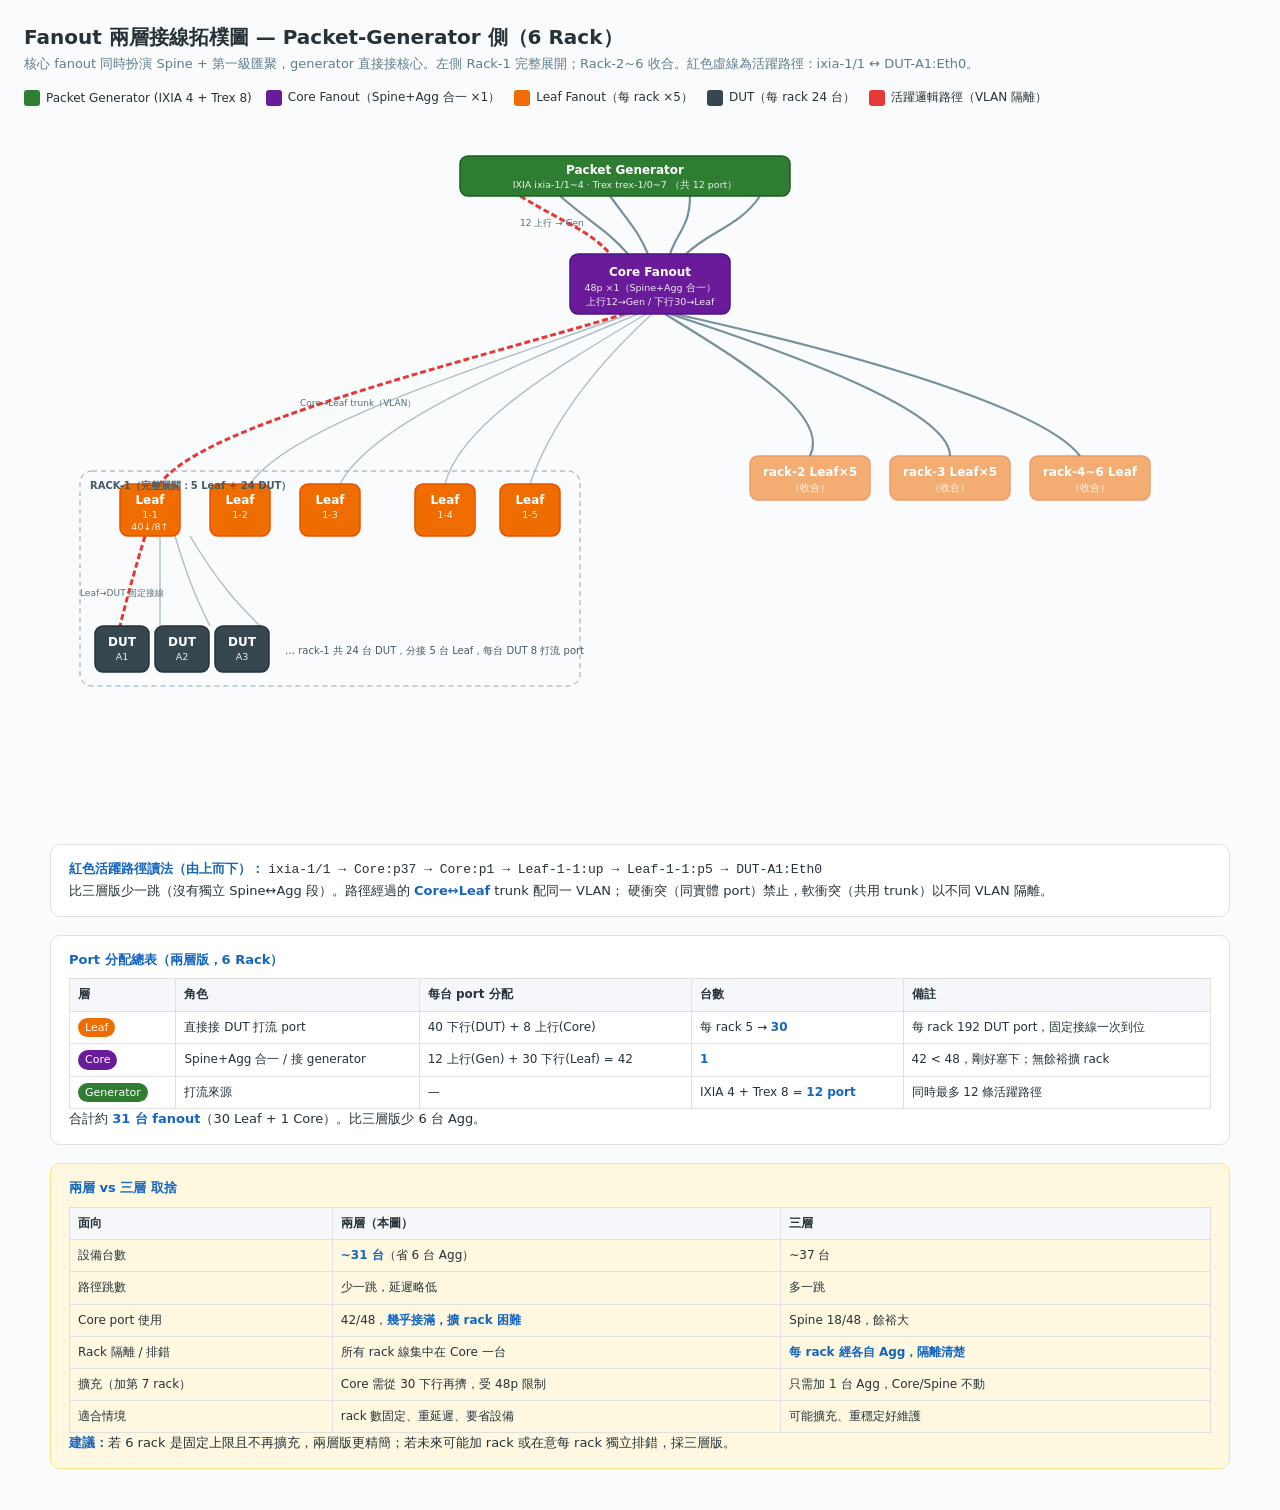
<file: docs/topology-2tier.html>
<!DOCTYPE html>
<html lang="zh-Hant">
<head>
<meta charset="UTF-8">
<title>Fanout 兩層接線拓樸圖（6 Rack / Packet-Generator 側）</title>
<style>
  :root{
    --gen:#2e7d32; --core:#6a1b9a; --agg:#1565c0; --leaf:#ef6c00;
    --dut:#37474f; --line:#b0bec5; --active:#e53935; --bg:#fafbfc;
  }
  *{box-sizing:border-box;}
  body{font-family:"Segoe UI",system-ui,"Microsoft JhengHei",sans-serif;
       margin:0;padding:24px;background:var(--bg);color:#263238;}
  h1{font-size:20px;margin:0 0 4px;}
  .sub{color:#607d8b;font-size:13px;margin-bottom:16px;}
  .legend{display:flex;flex-wrap:wrap;gap:14px;margin:12px 0 20px;font-size:12px;}
  .legend .item{display:flex;align-items:center;gap:6px;}
  .swatch{width:16px;height:16px;border-radius:3px;display:inline-block;}
  .canvas{position:relative;width:1180px;max-width:100%;margin:auto;}
  svg{width:100%;height:auto;display:block;}
  .node rect{rx:8;ry:8;stroke-width:1.5;}
  .label{font-size:12px;font-weight:600;fill:#fff;}
  .plabel{font-size:9.5px;fill:#fff;opacity:.9;}
  .cap{font-size:10px;fill:#455a64;}
  .edge{stroke:var(--line);stroke-width:1.4;fill:none;}
  .edge.trunk{stroke:#78909c;stroke-width:2.2;}
  .edge.active{stroke:var(--active);stroke-width:3;stroke-dasharray:6 3;
               animation:dash 1s linear infinite;}
  @keyframes dash{to{stroke-dashoffset:-18;}}
  .edgelabel{font-size:9px;fill:#546e7a;}
  .note{background:#fff;border:1px solid #e0e0e0;border-radius:10px;
        padding:14px 18px;margin:18px auto;width:1180px;max-width:100%;font-size:13px;line-height:1.6;}
  .note b{color:#1565c0;}
  table{border-collapse:collapse;width:100%;font-size:12px;margin-top:8px;}
  th,td{border:1px solid #e0e0e0;padding:6px 8px;text-align:left;}
  th{background:#f5f7fa;}
  .pill{display:inline-block;padding:1px 7px;border-radius:10px;color:#fff;font-size:11px;}
  .cmp{background:#fff8e1;border-color:#ffe082;}
</style>
</head>
<body>

<h1>Fanout 兩層接線拓樸圖 — Packet-Generator 側（6 Rack）</h1>
<div class="sub">核心 fanout 同時扮演 Spine + 第一級匯聚，generator 直接接核心。左側 Rack-1 完整展開；Rack-2~6 收合。紅色虛線為活躍路徑：ixia-1/1 ↔ DUT-A1:Eth0。</div>

<div class="legend">
  <div class="item"><span class="swatch" style="background:var(--gen)"></span>Packet Generator (IXIA 4 + Trex 8)</div>
  <div class="item"><span class="swatch" style="background:var(--core)"></span>Core Fanout（Spine+Agg 合一 ×1）</div>
  <div class="item"><span class="swatch" style="background:var(--leaf)"></span>Leaf Fanout（每 rack ×5）</div>
  <div class="item"><span class="swatch" style="background:var(--dut)"></span>DUT（每 rack 24 台）</div>
  <div class="item"><span class="swatch" style="background:var(--active)"></span>活躍邏輯路徑（VLAN 隔離）</div>
</div>

<div class="canvas">
<svg viewBox="0 0 1180 700" xmlns="http://www.w3.org/2000/svg">

  <!-- ========== EDGES ========== -->
  <!-- Generator -> Core (12 上行) -->
  <path class="edge trunk active" d="M 470,70 C 520,100 540,105 560,128"/>
  <path class="edge trunk" d="M 510,70 C 545,100 558,105 578,128"/>
  <path class="edge trunk" d="M 560,70 C 582,100 588,105 598,128"/>
  <path class="edge trunk" d="M 640,70 C 640,100 628,105 620,128"/>
  <path class="edge trunk" d="M 710,70 C 690,100 660,105 636,128"/>

  <!-- Core -> Leaf groups (6 racks). Rack-1 group expanded -->
  <!-- Core -> rack-1 leaves -->
  <path class="edge trunk active" d="M 575,188 C 400,240 150,300 110,358"/>
  <path class="edge" d="M 580,188 C 420,245 240,300 200,358"/>
  <path class="edge" d="M 588,188 C 450,245 320,300 290,358"/>
  <path class="edge" d="M 596,188 C 500,245 410,300 395,358"/>
  <path class="edge" d="M 602,188 C 540,245 500,300 480,358"/>
  <!-- Core -> other racks (collapsed) -->
  <path class="edge trunk" d="M 615,188 C 700,240 780,290 760,330"/>
  <path class="edge trunk" d="M 620,188 C 780,240 900,290 900,330"/>
  <path class="edge trunk" d="M 625,188 C 860,240 1000,290 1030,330"/>

  <!-- Leaf-1-1 -> DUT (fan) -->
  <path class="edge active" d="M 95,410 C 80,460 75,480 70,500"/>
  <path class="edge" d="M 110,410 C 110,460 110,480 110,500"/>
  <path class="edge" d="M 125,410 C 140,460 150,480 160,500"/>
  <path class="edge" d="M 140,410 C 170,460 190,480 210,500"/>

  <!-- ========== NODES ========== -->

  <!-- Generator -->
  <g class="node">
    <rect x="410" y="30" width="330" height="40" fill="var(--gen)" stroke="#1b5e20"/>
    <text class="label" x="575" y="48" text-anchor="middle">Packet Generator</text>
    <text class="plabel" x="575" y="62" text-anchor="middle">IXIA ixia-1/1~4  ·  Trex trex-1/0~7   （共 12 port）</text>
  </g>

  <!-- Core -->
  <g class="node">
    <rect x="520" y="128" width="160" height="60" fill="var(--core)" stroke="#4a148c"/>
    <text class="label" x="600" y="150" text-anchor="middle">Core Fanout</text>
    <text class="plabel" x="600" y="165" text-anchor="middle">48p ×1（Spine+Agg 合一）</text>
    <text class="plabel" x="600" y="179" text-anchor="middle">上行12→Gen / 下行30→Leaf</text>
  </g>

  <!-- Leaf row (rack-1) -->
  <g class="node">
    <rect x="70" y="358" width="60" height="52" fill="var(--leaf)" stroke="#e65100"/>
    <text class="label" x="100" y="378" text-anchor="middle">Leaf</text>
    <text class="plabel" x="100" y="392" text-anchor="middle">1-1</text>
    <text class="plabel" x="100" y="404" text-anchor="middle">40↓/8↑</text>
  </g>
  <g class="node">
    <rect x="160" y="358" width="60" height="52" fill="var(--leaf)" stroke="#e65100"/>
    <text class="label" x="190" y="378" text-anchor="middle">Leaf</text>
    <text class="plabel" x="190" y="392" text-anchor="middle">1-2</text>
  </g>
  <g class="node">
    <rect x="250" y="358" width="60" height="52" fill="var(--leaf)" stroke="#e65100"/>
    <text class="label" x="280" y="378" text-anchor="middle">Leaf</text>
    <text class="plabel" x="280" y="392" text-anchor="middle">1-3</text>
  </g>
  <g class="node">
    <rect x="365" y="358" width="60" height="52" fill="var(--leaf)" stroke="#e65100"/>
    <text class="label" x="395" y="378" text-anchor="middle">Leaf</text>
    <text class="plabel" x="395" y="392" text-anchor="middle">1-4</text>
  </g>
  <g class="node">
    <rect x="450" y="358" width="60" height="52" fill="var(--leaf)" stroke="#e65100"/>
    <text class="label" x="480" y="378" text-anchor="middle">Leaf</text>
    <text class="plabel" x="480" y="392" text-anchor="middle">1-5</text>
  </g>

  <!-- collapsed leaf groups for other racks -->
  <g class="node">
    <rect x="700" y="330" width="120" height="44" fill="var(--leaf)" stroke="#e65100" opacity=".55"/>
    <text class="label" x="760" y="350" text-anchor="middle">rack-2 Leaf×5</text>
    <text class="plabel" x="760" y="365" text-anchor="middle">（收合）</text>
  </g>
  <g class="node">
    <rect x="840" y="330" width="120" height="44" fill="var(--leaf)" stroke="#e65100" opacity=".55"/>
    <text class="label" x="900" y="350" text-anchor="middle">rack-3 Leaf×5</text>
    <text class="plabel" x="900" y="365" text-anchor="middle">（收合）</text>
  </g>
  <g class="node">
    <rect x="980" y="330" width="120" height="44" fill="var(--leaf)" stroke="#e65100" opacity=".55"/>
    <text class="label" x="1040" y="350" text-anchor="middle">rack-4~6 Leaf</text>
    <text class="plabel" x="1040" y="365" text-anchor="middle">（收合）</text>
  </g>

  <!-- DUT row -->
  <g class="node">
    <rect x="45" y="500" width="54" height="46" fill="var(--dut)" stroke="#263238"/>
    <text class="label" x="72" y="520" text-anchor="middle">DUT</text>
    <text class="plabel" x="72" y="534" text-anchor="middle">A1</text>
  </g>
  <g class="node">
    <rect x="105" y="500" width="54" height="46" fill="var(--dut)" stroke="#263238"/>
    <text class="label" x="132" y="520" text-anchor="middle">DUT</text>
    <text class="plabel" x="132" y="534" text-anchor="middle">A2</text>
  </g>
  <g class="node">
    <rect x="165" y="500" width="54" height="46" fill="var(--dut)" stroke="#263238"/>
    <text class="label" x="192" y="520" text-anchor="middle">DUT</text>
    <text class="plabel" x="192" y="534" text-anchor="middle">A3</text>
  </g>
  <text class="cap" x="235" y="528">… rack-1 共 24 台 DUT，分接 5 台 Leaf，每台 DUT 8 打流 port</text>

  <!-- rack grouping box -->
  <rect x="30" y="345" width="500" height="215" fill="none" stroke="#90a4ae" stroke-dasharray="5 4" rx="12"/>
  <text class="cap" x="40" y="363" font-weight="700" fill="#455a64">RACK-1（完整展開：5 Leaf + 24 DUT）</text>

  <!-- edge labels -->
  <text class="edgelabel" x="470" y="100">12 上行 → Gen</text>
  <text class="edgelabel" x="250" y="280">Core→Leaf trunk（VLAN）</text>
  <text class="edgelabel" x="30" y="470">Leaf→DUT 固定接線</text>

</svg>
</div>

<div class="note">
  <b>紅色活躍路徑讀法（由上而下）：</b>
  <code>ixia-1/1 → Core:p37 → Core:p1 → Leaf-1-1:up → Leaf-1-1:p5 → DUT-A1:Eth0</code><br>
  比三層版少一跳（沒有獨立 Spine↔Agg 段）。路徑經過的 <b>Core↔Leaf</b> trunk 配同一 VLAN；
  硬衝突（同實體 port）禁止，軟衝突（共用 trunk）以不同 VLAN 隔離。
</div>

<div class="note">
  <b>Port 分配總表（兩層版，6 Rack）</b>
  <table>
    <tr><th>層</th><th>角色</th><th>每台 port 分配</th><th>台數</th><th>備註</th></tr>
    <tr>
      <td><span class="pill" style="background:var(--leaf)">Leaf</span></td>
      <td>直接接 DUT 打流 port</td><td>40 下行(DUT) + 8 上行(Core)</td>
      <td>每 rack 5 → <b>30</b></td><td>每 rack 192 DUT port，固定接線一次到位</td>
    </tr>
    <tr>
      <td><span class="pill" style="background:var(--core)">Core</span></td>
      <td>Spine+Agg 合一 / 接 generator</td><td>12 上行(Gen) + 30 下行(Leaf) = 42</td>
      <td><b>1</b></td><td>42 &lt; 48，剛好塞下；無餘裕擴 rack</td>
    </tr>
    <tr>
      <td><span class="pill" style="background:var(--gen)">Generator</span></td>
      <td>打流來源</td><td>—</td>
      <td>IXIA 4 + Trex 8 = <b>12 port</b></td><td>同時最多 12 條活躍路徑</td>
    </tr>
  </table>
  合計約 <b>31 台 fanout</b>（30 Leaf + 1 Core）。比三層版少 6 台 Agg。
</div>

<div class="note cmp">
  <b>兩層 vs 三層 取捨</b>
  <table>
    <tr><th>面向</th><th>兩層（本圖）</th><th>三層</th></tr>
    <tr><td>設備台數</td><td><b>~31 台</b>（省 6 台 Agg）</td><td>~37 台</td></tr>
    <tr><td>路徑跳數</td><td>少一跳，延遲略低</td><td>多一跳</td></tr>
    <tr><td>Core port 使用</td><td>42/48，<b>幾乎接滿，擴 rack 困難</b></td><td>Spine 18/48，餘裕大</td></tr>
    <tr><td>Rack 隔離 / 排錯</td><td>所有 rack 線集中在 Core 一台</td><td><b>每 rack 經各自 Agg，隔離清楚</b></td></tr>
    <tr><td>擴充（加第 7 rack）</td><td>Core 需從 30 下行再擠，受 48p 限制</td><td>只需加 1 台 Agg，Core/Spine 不動</td></tr>
    <tr><td>適合情境</td><td>rack 數固定、重延遲、要省設備</td><td>可能擴充、重穩定好維護</td></tr>
  </table>
  <b>建議：</b>若 6 rack 是固定上限且不再擴充，兩層版更精簡；若未來可能加 rack 或在意每 rack 獨立排錯，採三層版。
</div>

</body>
</html>
</file>
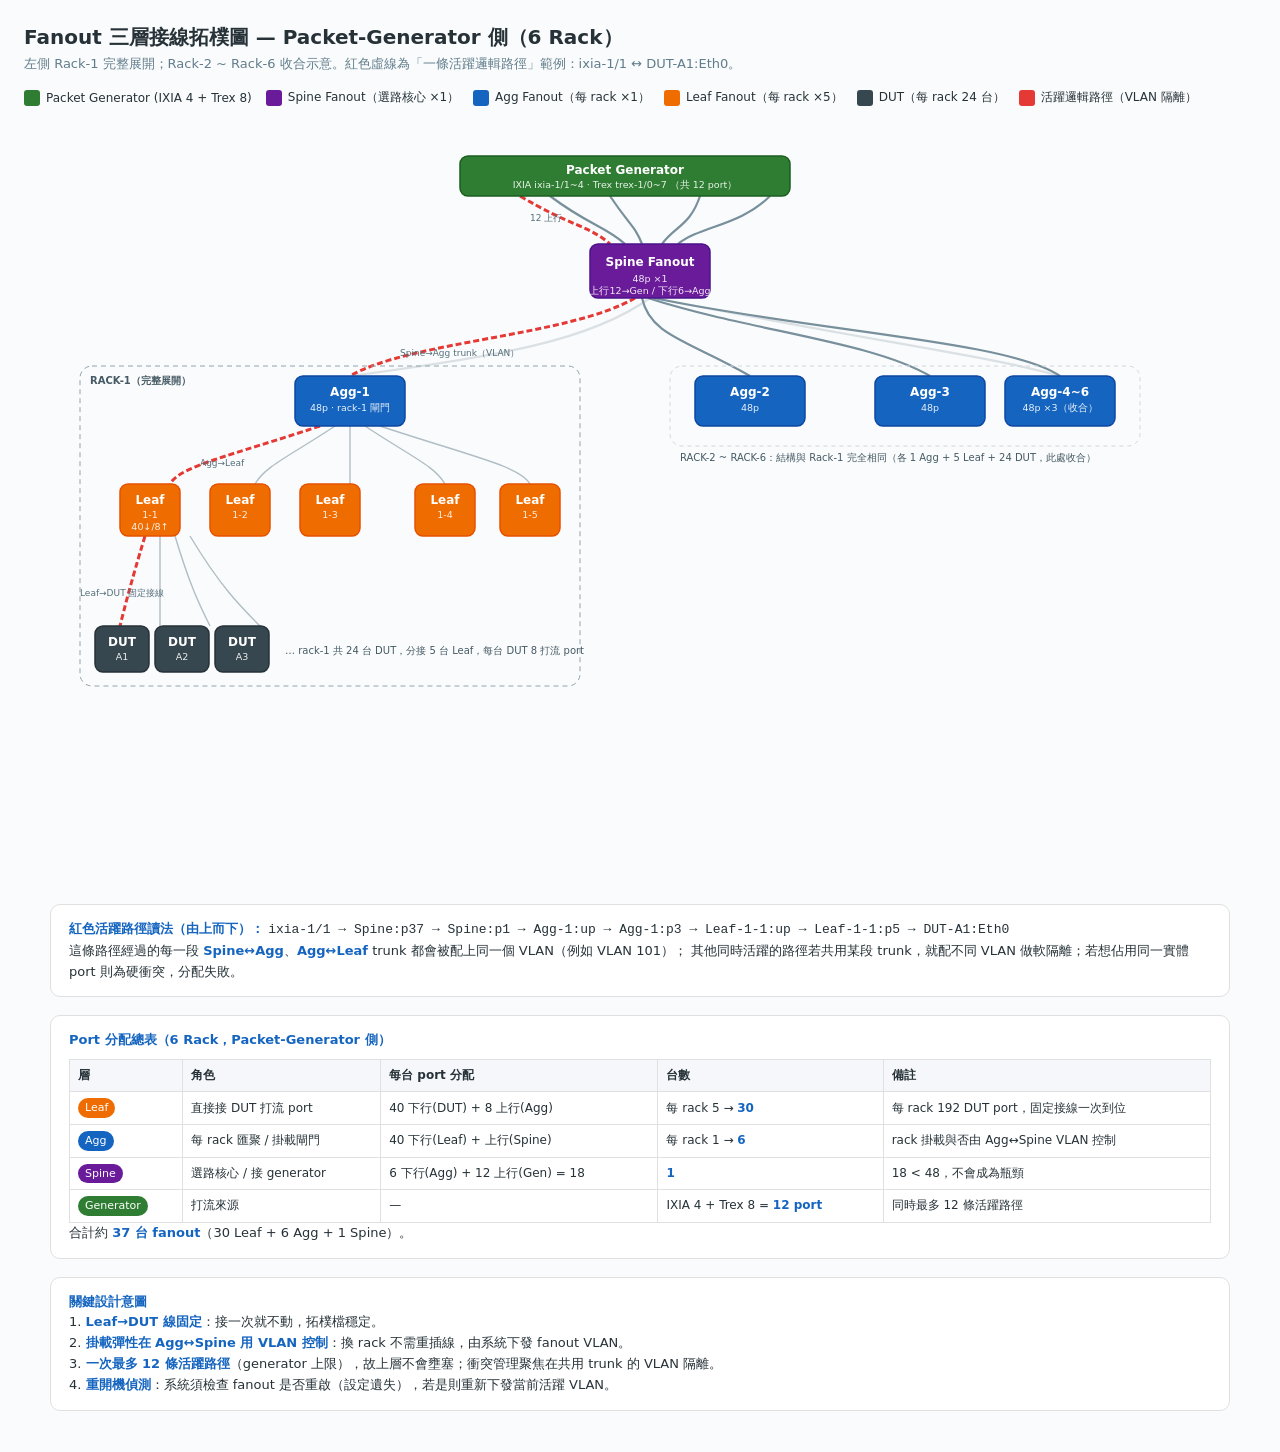
<file: docs/topology.html>
<!DOCTYPE html>
<html lang="zh-Hant">
<head>
<meta charset="UTF-8">
<title>Fanout 三層接線拓樸圖（6 Rack / Packet-Generator 側）</title>
<style>
  :root{
    --gen:#2e7d32; --spine:#6a1b9a; --agg:#1565c0; --leaf:#ef6c00;
    --dut:#37474f; --line:#b0bec5; --active:#e53935; --bg:#fafbfc;
  }
  *{box-sizing:border-box;}
  body{font-family:"Segoe UI",system-ui,"Microsoft JhengHei",sans-serif;
       margin:0;padding:24px;background:var(--bg);color:#263238;}
  h1{font-size:20px;margin:0 0 4px;}
  .sub{color:#607d8b;font-size:13px;margin-bottom:16px;}
  .legend{display:flex;flex-wrap:wrap;gap:14px;margin:12px 0 20px;font-size:12px;}
  .legend .item{display:flex;align-items:center;gap:6px;}
  .swatch{width:16px;height:16px;border-radius:3px;display:inline-block;}
  .canvas{position:relative;width:1180px;max-width:100%;margin:auto;}
  svg{width:100%;height:auto;display:block;}
  .node rect{rx:8;ry:8;stroke-width:1.5;}
  .label{font-size:12px;font-weight:600;fill:#fff;}
  .plabel{font-size:9.5px;fill:#fff;opacity:.9;}
  .cap{font-size:10px;fill:#455a64;}
  .edge{stroke:var(--line);stroke-width:1.4;fill:none;}
  .edge.trunk{stroke:#78909c;stroke-width:2.2;}
  .edge.active{stroke:var(--active);stroke-width:3;stroke-dasharray:6 3;
               animation:dash 1s linear infinite;}
  @keyframes dash{to{stroke-dashoffset:-18;}}
  .edgelabel{font-size:9px;fill:#546e7a;}
  .note{background:#fff;border:1px solid #e0e0e0;border-radius:10px;
        padding:14px 18px;margin:18px auto;width:1180px;max-width:100%;font-size:13px;line-height:1.6;}
  .note b{color:#1565c0;}
  table{border-collapse:collapse;width:100%;font-size:12px;margin-top:8px;}
  th,td{border:1px solid #e0e0e0;padding:6px 8px;text-align:left;}
  th{background:#f5f7fa;}
  .pill{display:inline-block;padding:1px 7px;border-radius:10px;color:#fff;font-size:11px;}
</style>
</head>
<body>

<h1>Fanout 三層接線拓樸圖 — Packet-Generator 側（6 Rack）</h1>
<div class="sub">左側 Rack-1 完整展開；Rack-2 ~ Rack-6 收合示意。紅色虛線為「一條活躍邏輯路徑」範例：ixia-1/1 ↔ DUT-A1:Eth0。</div>

<div class="legend">
  <div class="item"><span class="swatch" style="background:var(--gen)"></span>Packet Generator (IXIA 4 + Trex 8)</div>
  <div class="item"><span class="swatch" style="background:var(--spine)"></span>Spine Fanout（選路核心 ×1）</div>
  <div class="item"><span class="swatch" style="background:var(--agg)"></span>Agg Fanout（每 rack ×1）</div>
  <div class="item"><span class="swatch" style="background:var(--leaf)"></span>Leaf Fanout（每 rack ×5）</div>
  <div class="item"><span class="swatch" style="background:var(--dut)"></span>DUT（每 rack 24 台）</div>
  <div class="item"><span class="swatch" style="background:var(--active)"></span>活躍邏輯路徑（VLAN 隔離）</div>
</div>

<div class="canvas">
<svg viewBox="0 0 1180 760" xmlns="http://www.w3.org/2000/svg">

  <!-- ========== EDGES (draw first, behind nodes) ========== -->
  <!-- Generator -> Spine -->
  <path class="edge trunk active" d="M 470,70 C 520,100 540,100 560,118"/>
  <path class="edge trunk" d="M 500,70 C 540,100 555,100 575,118"/>
  <path class="edge trunk" d="M 560,70 C 580,100 585,100 592,118"/>
  <path class="edge trunk" d="M 650,70 C 640,100 625,100 612,118"/>
  <path class="edge trunk" d="M 720,70 C 690,100 650,100 628,118"/>

  <!-- Spine -> Agg (6 racks) -->
  <path class="edge trunk active" d="M 585,172 C 520,210 360,215 300,250"/>
  <path class="edge trunk" d="M 592,172 C 600,210 640,215 700,250"/>
  <path class="edge trunk" d="M 598,172 C 700,205 820,215 880,250"/>
  <path class="edge trunk" d="M 604,172 C 760,205 960,215 1010,250"/>
  <path class="edge trunk" d="M 600,172 C 540,215 450,230 300,250" opacity=".25"/>
  <path class="edge trunk" d="M 605,172 C 820,215 940,230 1010,250" opacity=".25"/>

  <!-- Agg-1 -> Leaf-1-1..5 -->
  <path class="edge active" d="M 270,300 C 180,330 130,340 120,358"/>
  <path class="edge" d="M 285,300 C 240,330 215,340 205,358"/>
  <path class="edge" d="M 300,300 L 300,358"/>
  <path class="edge" d="M 315,300 C 360,330 385,340 395,358"/>
  <path class="edge" d="M 330,300 C 420,330 470,340 480,358"/>

  <!-- Leaf-1-1 -> DUT (fan) -->
  <path class="edge active" d="M 95,410 C 80,460 75,480 70,500"/>
  <path class="edge" d="M 110,410 C 110,460 110,480 110,500"/>
  <path class="edge" d="M 125,410 C 140,460 150,480 160,500"/>
  <path class="edge" d="M 140,410 C 170,460 190,480 210,500"/>

  <!-- ========== NODES ========== -->

  <!-- Generator -->
  <g class="node">
    <rect x="410" y="30" width="330" height="40" fill="var(--gen)" stroke="#1b5e20"/>
    <text class="label" x="575" y="48" text-anchor="middle">Packet Generator</text>
    <text class="plabel" x="575" y="62" text-anchor="middle">IXIA ixia-1/1~4  ·  Trex trex-1/0~7   （共 12 port）</text>
  </g>

  <!-- Spine -->
  <g class="node">
    <rect x="540" y="118" width="120" height="54" fill="var(--spine)" stroke="#4a148c"/>
    <text class="label" x="600" y="140" text-anchor="middle">Spine Fanout</text>
    <text class="plabel" x="600" y="156" text-anchor="middle">48p ×1</text>
    <text class="plabel" x="600" y="168" text-anchor="middle">上行12→Gen / 下行6→Agg</text>
  </g>

  <!-- Agg row -->
  <g class="node">
    <rect x="245" y="250" width="110" height="50" fill="var(--agg)" stroke="#0d47a1"/>
    <text class="label" x="300" y="270" text-anchor="middle">Agg-1</text>
    <text class="plabel" x="300" y="285" text-anchor="middle">48p · rack-1 閘門</text>
  </g>
  <g class="node">
    <rect x="645" y="250" width="110" height="50" fill="var(--agg)" stroke="#0d47a1"/>
    <text class="label" x="700" y="270" text-anchor="middle">Agg-2</text>
    <text class="plabel" x="700" y="285" text-anchor="middle">48p</text>
  </g>
  <g class="node">
    <rect x="825" y="250" width="110" height="50" fill="var(--agg)" stroke="#0d47a1"/>
    <text class="label" x="880" y="270" text-anchor="middle">Agg-3</text>
    <text class="plabel" x="880" y="285" text-anchor="middle">48p</text>
  </g>
  <g class="node">
    <rect x="955" y="250" width="110" height="50" fill="var(--agg)" stroke="#0d47a1"/>
    <text class="label" x="1010" y="270" text-anchor="middle">Agg-4~6</text>
    <text class="plabel" x="1010" y="285" text-anchor="middle">48p ×3（收合）</text>
  </g>

  <!-- Leaf row (rack-1) -->
  <g class="node">
    <rect x="70" y="358" width="60" height="52" fill="var(--leaf)" stroke="#e65100"/>
    <text class="label" x="100" y="378" text-anchor="middle">Leaf</text>
    <text class="plabel" x="100" y="392" text-anchor="middle">1-1</text>
    <text class="plabel" x="100" y="404" text-anchor="middle">40↓/8↑</text>
  </g>
  <g class="node">
    <rect x="160" y="358" width="60" height="52" fill="var(--leaf)" stroke="#e65100"/>
    <text class="label" x="190" y="378" text-anchor="middle">Leaf</text>
    <text class="plabel" x="190" y="392" text-anchor="middle">1-2</text>
  </g>
  <g class="node">
    <rect x="250" y="358" width="60" height="52" fill="var(--leaf)" stroke="#e65100"/>
    <text class="label" x="280" y="378" text-anchor="middle">Leaf</text>
    <text class="plabel" x="280" y="392" text-anchor="middle">1-3</text>
  </g>
  <g class="node">
    <rect x="365" y="358" width="60" height="52" fill="var(--leaf)" stroke="#e65100"/>
    <text class="label" x="395" y="378" text-anchor="middle">Leaf</text>
    <text class="plabel" x="395" y="392" text-anchor="middle">1-4</text>
  </g>
  <g class="node">
    <rect x="450" y="358" width="60" height="52" fill="var(--leaf)" stroke="#e65100"/>
    <text class="label" x="480" y="378" text-anchor="middle">Leaf</text>
    <text class="plabel" x="480" y="392" text-anchor="middle">1-5</text>
  </g>

  <!-- DUT row (under Leaf-1-1) -->
  <g class="node">
    <rect x="45" y="500" width="54" height="46" fill="var(--dut)" stroke="#263238"/>
    <text class="label" x="72" y="520" text-anchor="middle">DUT</text>
    <text class="plabel" x="72" y="534" text-anchor="middle">A1</text>
  </g>
  <g class="node">
    <rect x="105" y="500" width="54" height="46" fill="var(--dut)" stroke="#263238"/>
    <text class="label" x="132" y="520" text-anchor="middle">DUT</text>
    <text class="plabel" x="132" y="534" text-anchor="middle">A2</text>
  </g>
  <g class="node">
    <rect x="165" y="500" width="54" height="46" fill="var(--dut)" stroke="#263238"/>
    <text class="label" x="192" y="520" text-anchor="middle">DUT</text>
    <text class="plabel" x="192" y="534" text-anchor="middle">A3</text>
  </g>
  <text class="cap" x="235" y="528">… rack-1 共 24 台 DUT，分接 5 台 Leaf，每台 DUT 8 打流 port</text>

  <!-- rack grouping box -->
  <rect x="30" y="240" width="500" height="320" fill="none" stroke="#90a4ae" stroke-dasharray="5 4" rx="12"/>
  <text class="cap" x="40" y="258" font-weight="700" fill="#455a64">RACK-1（完整展開）</text>

  <rect x="620" y="240" width="470" height="80" fill="none" stroke="#cfd8dc" stroke-dasharray="4 4" rx="12"/>
  <text class="cap" x="630" y="335" fill="#90a4ae">RACK-2 ~ RACK-6：結構與 Rack-1 完全相同（各 1 Agg + 5 Leaf + 24 DUT，此處收合）</text>

  <!-- edge labels -->
  <text class="edgelabel" x="480" y="95">12 上行</text>
  <text class="edgelabel" x="350" y="230">Spine→Agg trunk（VLAN）</text>
  <text class="edgelabel" x="150" y="340">Agg→Leaf</text>
  <text class="edgelabel" x="30" y="470">Leaf→DUT 固定接線</text>

</svg>
</div>

<div class="note">
  <b>紅色活躍路徑讀法（由上而下）：</b>
  <code>ixia-1/1 → Spine:p37 → Spine:p1 → Agg-1:up → Agg-1:p3 → Leaf-1-1:up → Leaf-1-1:p5 → DUT-A1:Eth0</code><br>
  這條路徑經過的每一段 <b>Spine↔Agg</b>、<b>Agg↔Leaf</b> trunk 都會被配上同一個 VLAN（例如 VLAN 101）；
  其他同時活躍的路徑若共用某段 trunk，就配不同 VLAN 做軟隔離；若想佔用同一實體 port 則為硬衝突，分配失敗。
</div>

<div class="note">
  <b>Port 分配總表（6 Rack，Packet-Generator 側）</b>
  <table>
    <tr><th>層</th><th>角色</th><th>每台 port 分配</th><th>台數</th><th>備註</th></tr>
    <tr>
      <td><span class="pill" style="background:var(--leaf)">Leaf</span></td>
      <td>直接接 DUT 打流 port</td><td>40 下行(DUT) + 8 上行(Agg)</td>
      <td>每 rack 5 → <b>30</b></td><td>每 rack 192 DUT port，固定接線一次到位</td>
    </tr>
    <tr>
      <td><span class="pill" style="background:var(--agg)">Agg</span></td>
      <td>每 rack 匯聚 / 掛載閘門</td><td>40 下行(Leaf) + 上行(Spine)</td>
      <td>每 rack 1 → <b>6</b></td><td>rack 掛載與否由 Agg↔Spine VLAN 控制</td>
    </tr>
    <tr>
      <td><span class="pill" style="background:var(--spine)">Spine</span></td>
      <td>選路核心 / 接 generator</td><td>6 下行(Agg) + 12 上行(Gen) = 18</td>
      <td><b>1</b></td><td>18 &lt; 48，不會成為瓶頸</td>
    </tr>
    <tr>
      <td><span class="pill" style="background:var(--gen)">Generator</span></td>
      <td>打流來源</td><td>—</td>
      <td>IXIA 4 + Trex 8 = <b>12 port</b></td><td>同時最多 12 條活躍路徑</td>
    </tr>
  </table>
  合計約 <b>37 台 fanout</b>（30 Leaf + 6 Agg + 1 Spine）。
</div>

<div class="note">
  <b>關鍵設計意圖</b><br>
  1. <b>Leaf→DUT 線固定</b>：接一次就不動，拓樸檔穩定。<br>
  2. <b>掛載彈性在 Agg↔Spine 用 VLAN 控制</b>：換 rack 不需重插線，由系統下發 fanout VLAN。<br>
  3. <b>一次最多 12 條活躍路徑</b>（generator 上限），故上層不會壅塞；衝突管理聚焦在共用 trunk 的 VLAN 隔離。<br>
  4. <b>重開機偵測</b>：系統須檢查 fanout 是否重啟（設定遺失），若是則重新下發當前活躍 VLAN。
</div>

</body>
</html>
</file>
